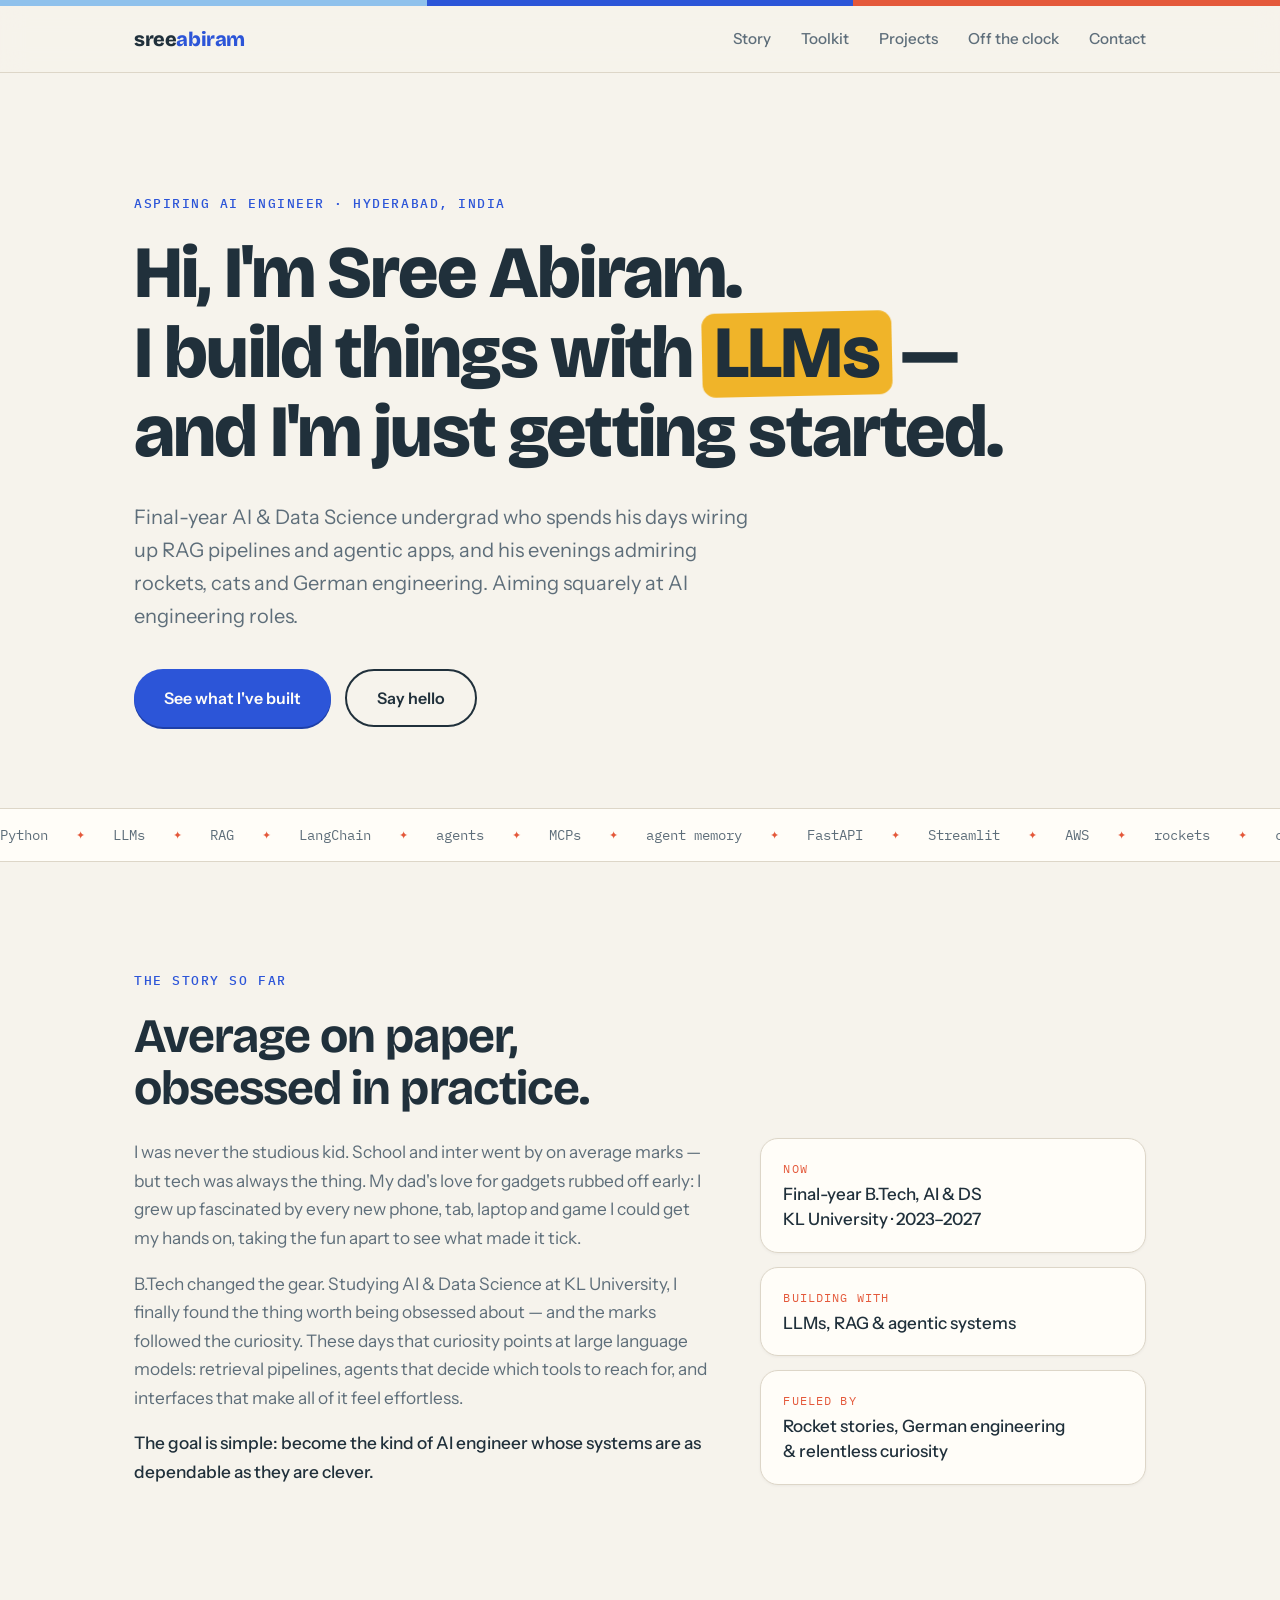
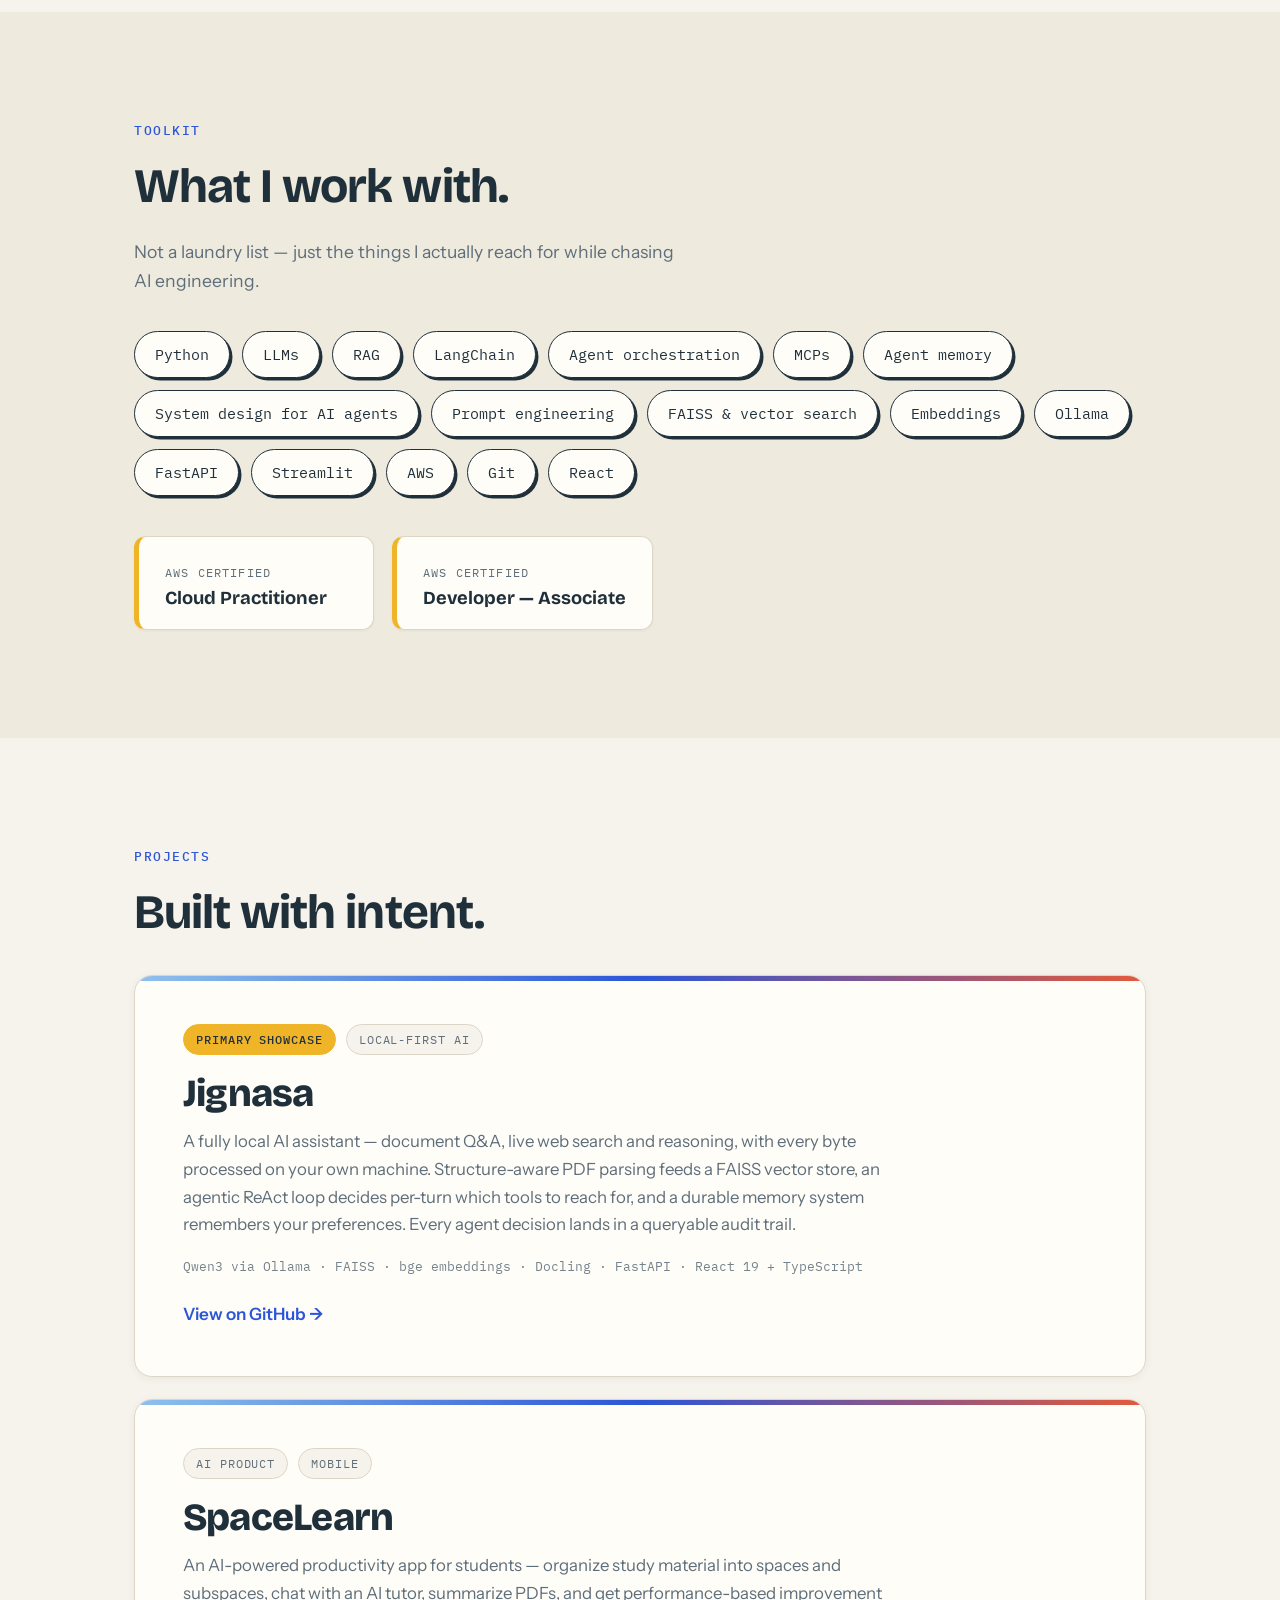
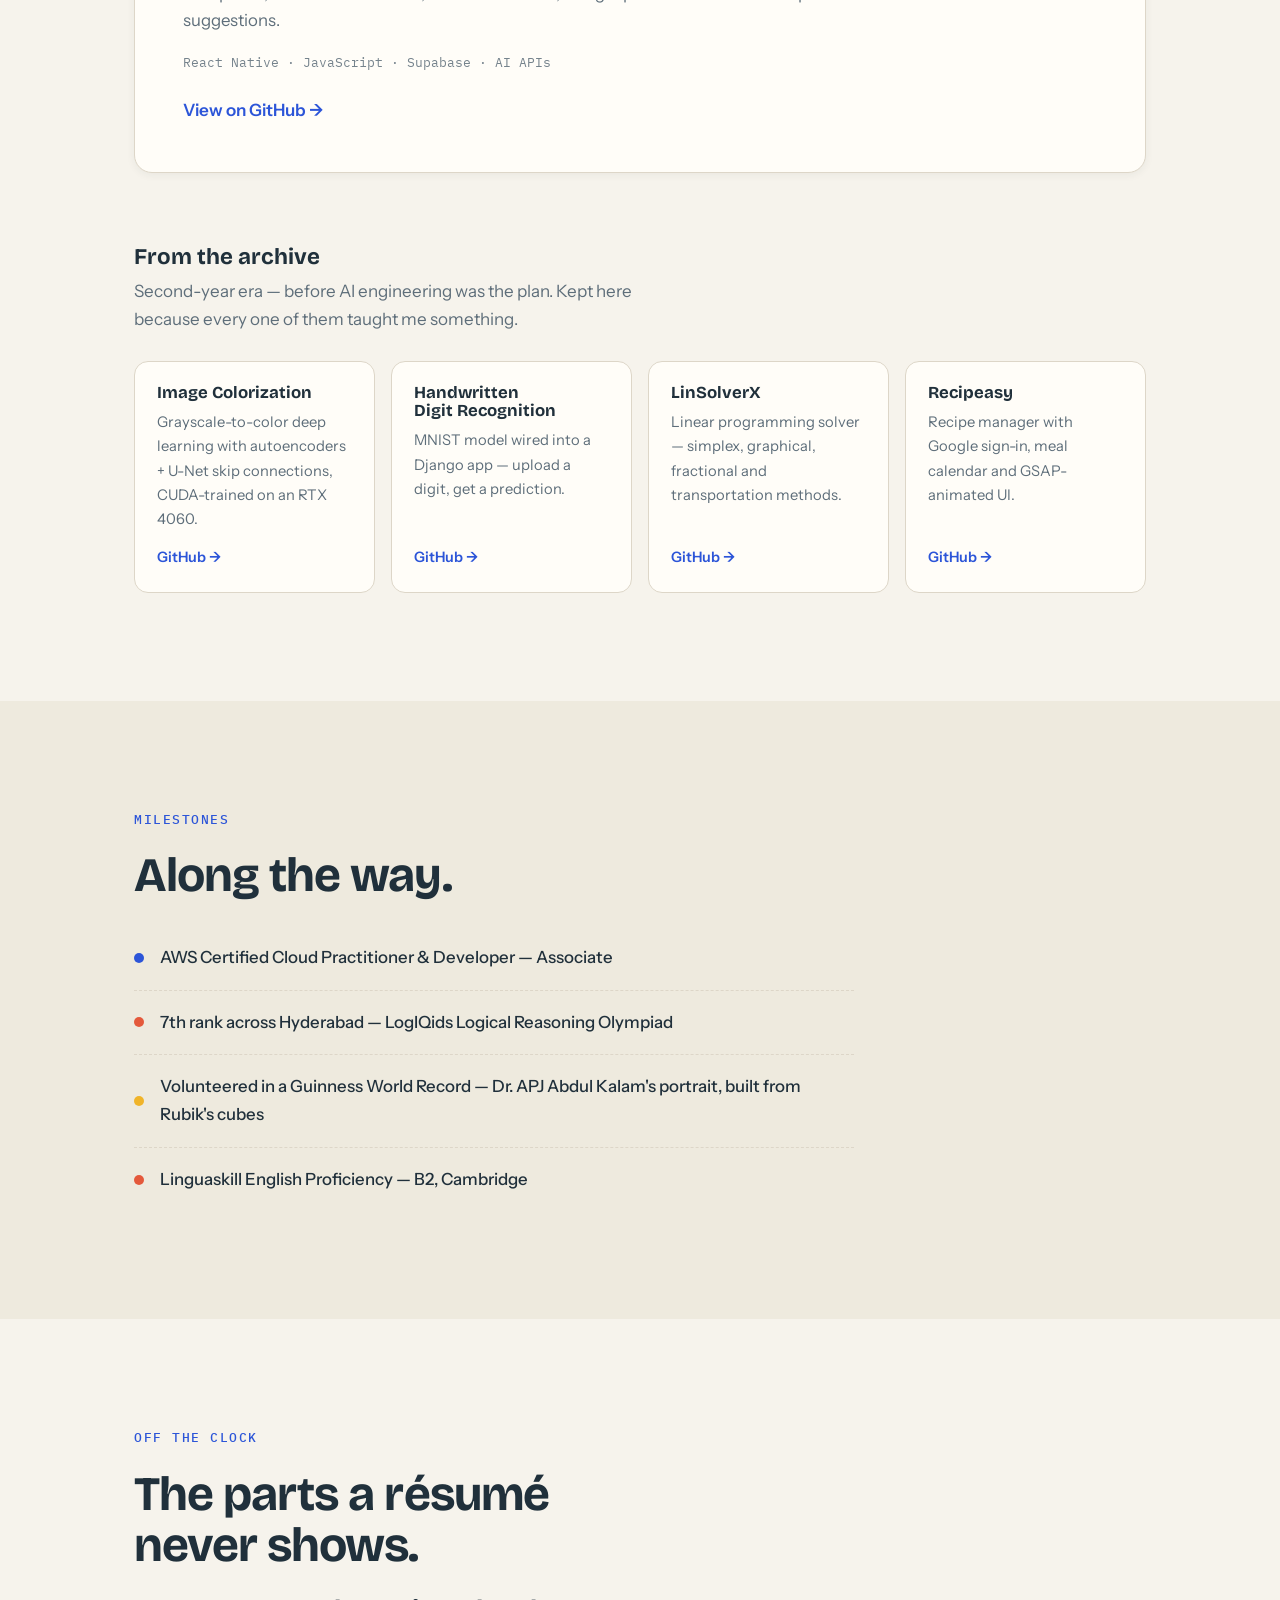
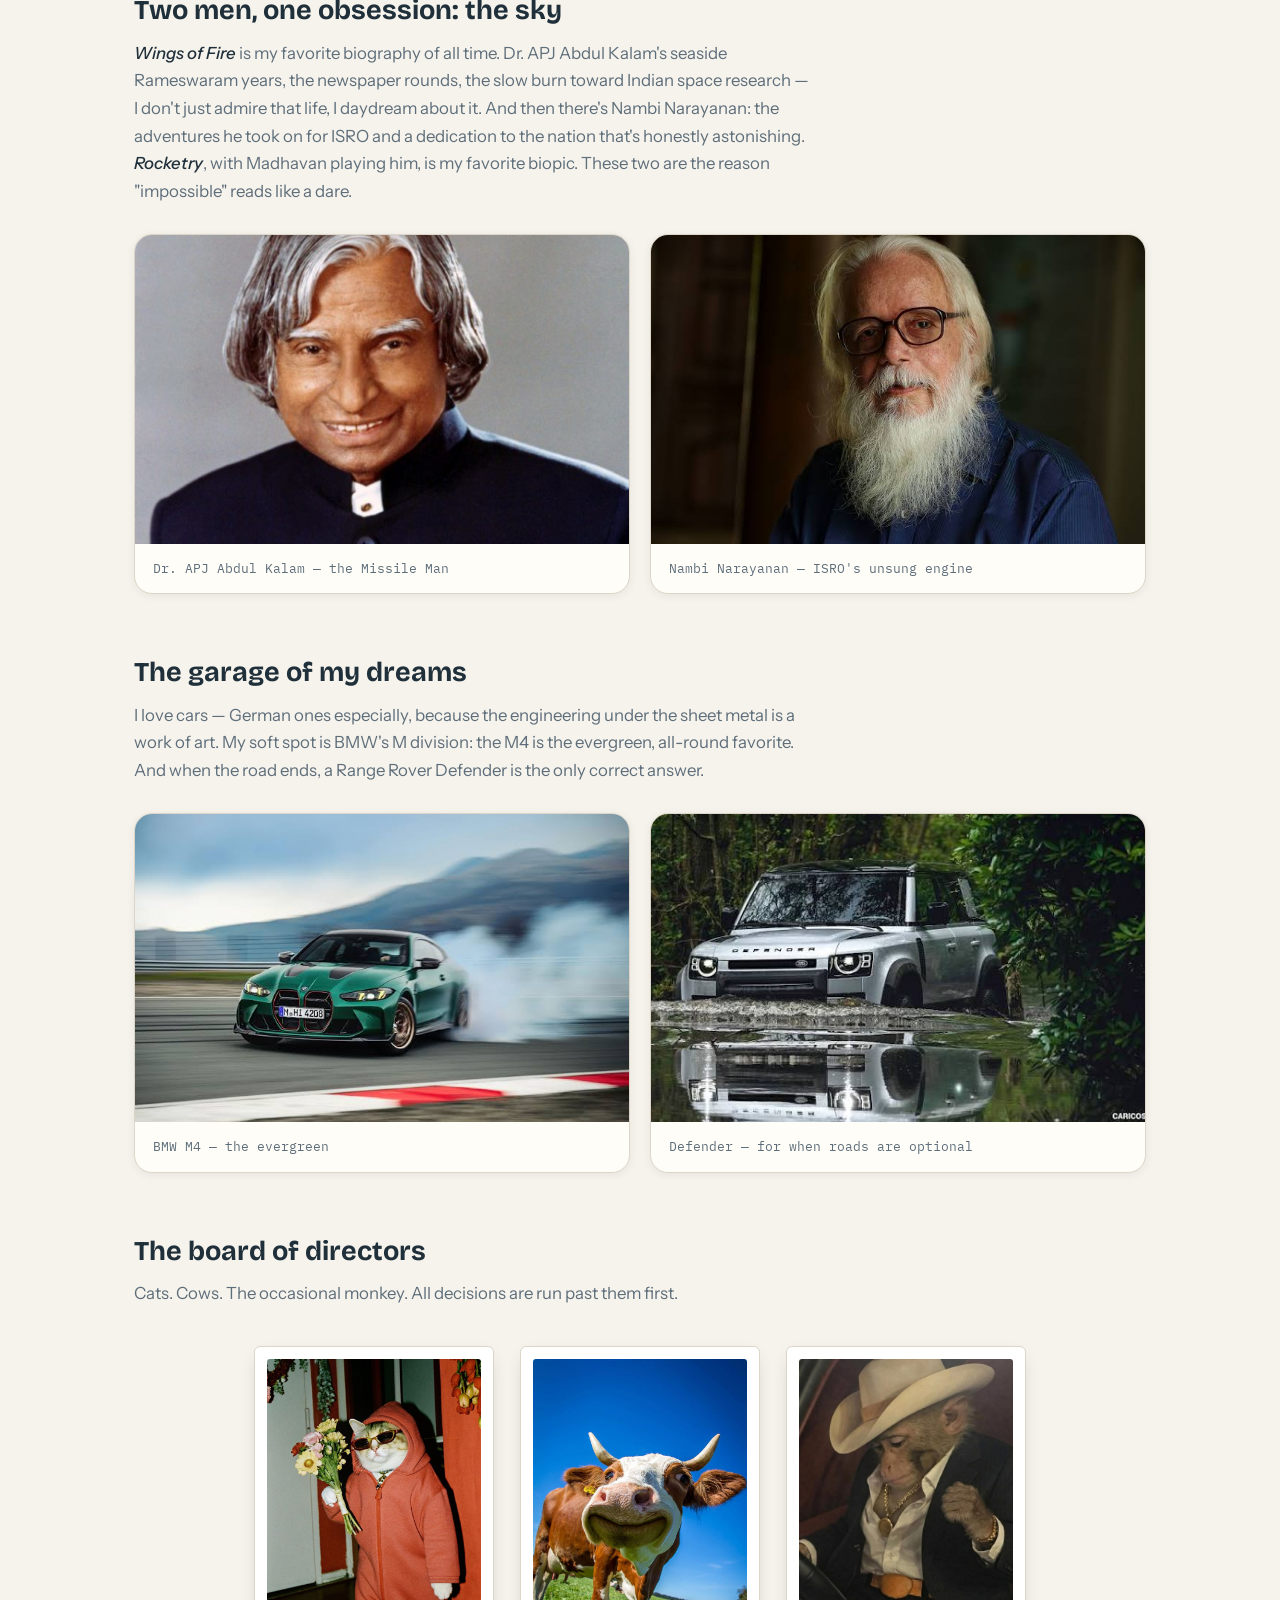
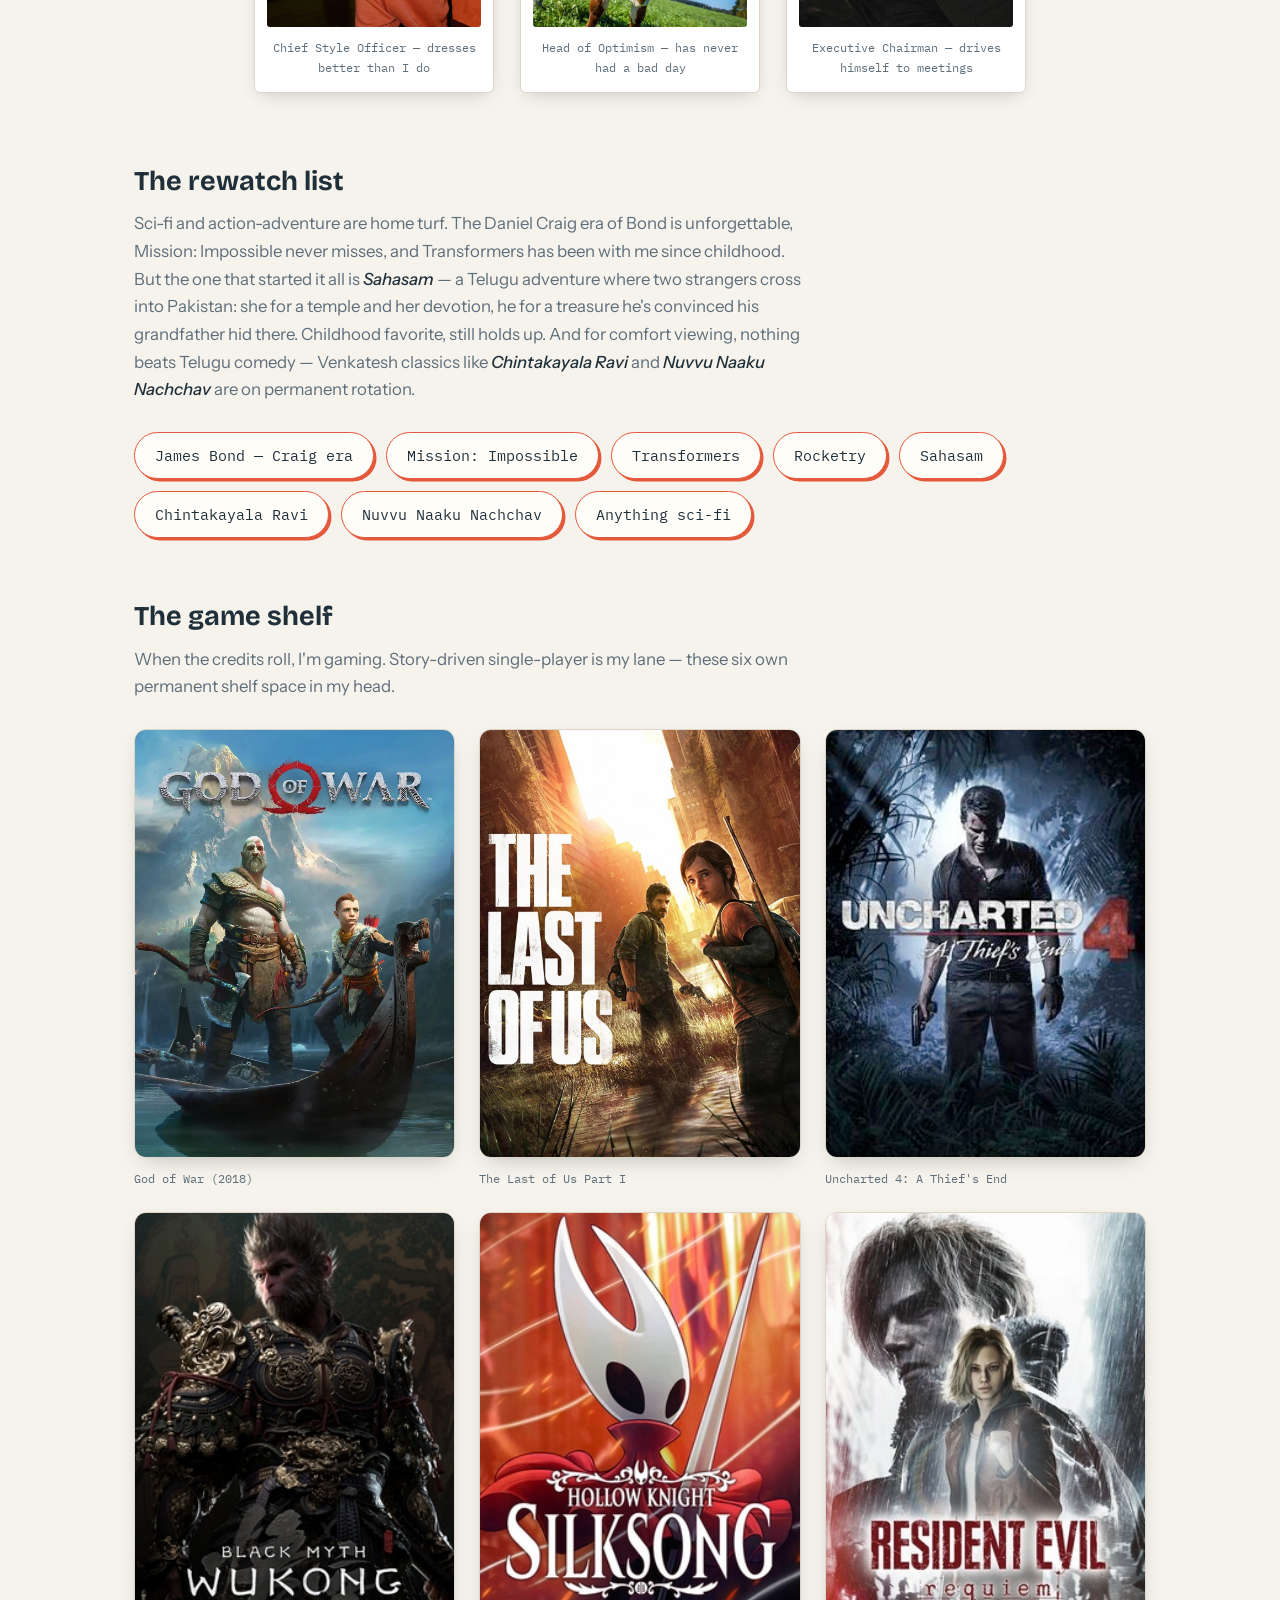
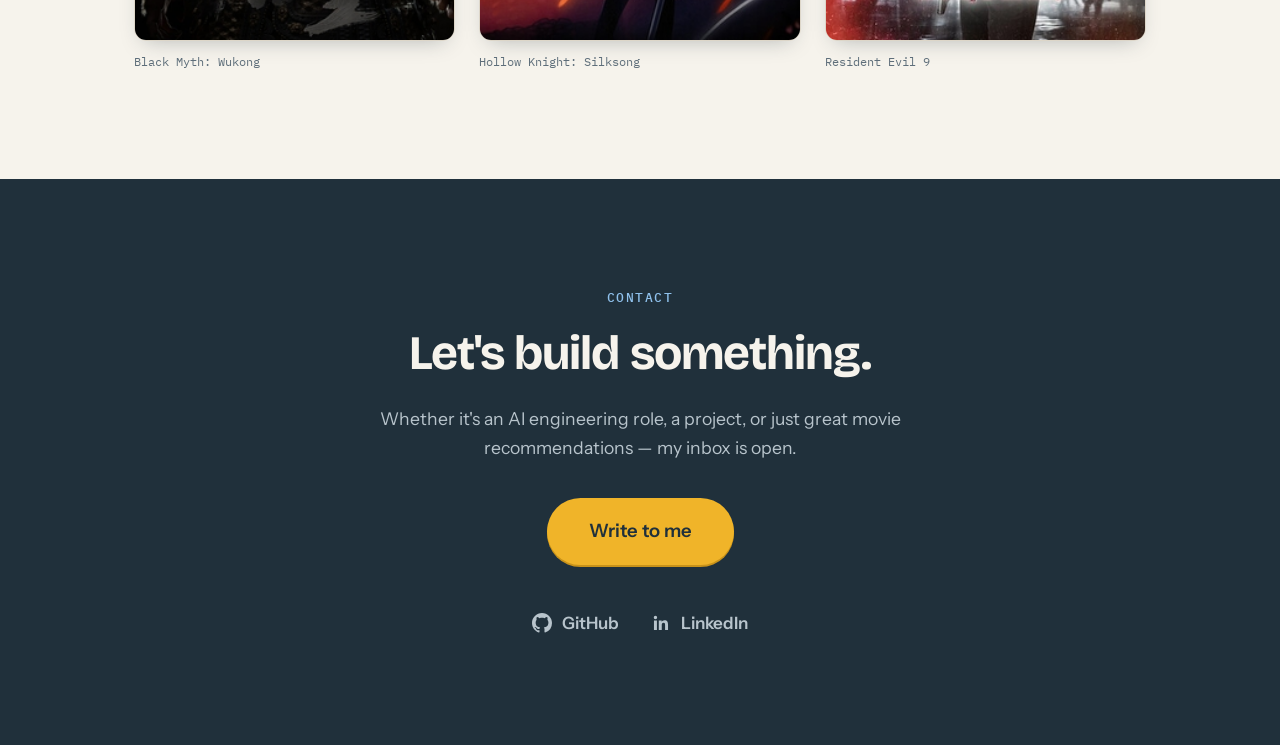
<file: index.html>
<!DOCTYPE html>
<html lang="en">
<head>
<meta charset="UTF-8">
<meta name="viewport" content="width=device-width, initial-scale=1.0">
<title>Sree Abiram — Aspiring AI Engineer</title>
<meta name="description" content="Sree Abiram — aspiring AI engineer building LLM and RAG systems. Final-year AI &amp; Data Science undergrad, Hyderabad.">
<link rel="icon" type="image/svg+xml" href="assets/favicon.svg">
<link rel="preconnect" href="https://fonts.googleapis.com">
<link rel="preconnect" href="https://fonts.gstatic.com" crossorigin>
<link href="https://fonts.googleapis.com/css2?family=Bricolage+Grotesque:opsz,wght@12..96,400;12..96,600;12..96,700;12..96,800&family=Instrument+Sans:ital,wght@0,400;0,500;0,600;1,400&family=IBM+Plex+Mono:wght@400;500&display=swap" rel="stylesheet">
<link rel="stylesheet" href="assets/css/style.css">
</head>
<body>

<div class="stripe-top" aria-hidden="true"><span></span><span></span><span></span></div>

<header class="navbar">
  <div class="container navbar-inner">
    <a href="#top" class="logo">sree<span>abiram</span></a>
    <nav class="nav-links" id="navLinks">
      <a href="#story">Story</a>
      <a href="#toolkit">Toolkit</a>
      <a href="#projects">Projects</a>
      <a href="#offline">Off the clock</a>
      <a href="#contact">Contact</a>
    </nav>
    <button class="nav-toggle" id="navToggle" aria-label="Toggle navigation" aria-expanded="false">
      <span></span><span></span>
    </button>
  </div>
</header>

<main id="top">

  <!-- ============ HERO ============ -->
  <section class="hero">
    <div class="container">
      <p class="eyebrow hero-load" style="--i:0">Aspiring AI Engineer · Hyderabad, India</p>
      <h1 class="hero-title">
        <span class="hero-line hero-load" style="--i:1">Hi, I'm Sree Abiram.</span>
        <span class="hero-line hero-load" style="--i:2">I build things with
          <span class="marker">LLMs</span> —</span>
        <span class="hero-line hero-load" style="--i:3">and I'm just getting started.</span>
      </h1>
      <p class="hero-sub hero-load" style="--i:4">
        Final-year AI &amp; Data Science undergrad who spends his days wiring up
        RAG pipelines and agentic apps, and his evenings admiring rockets, cats
        and German engineering. Aiming squarely at AI engineering roles.
      </p>
      <div class="hero-actions hero-load" style="--i:5">
        <a href="#projects" class="btn btn-solid">See what I've built</a>
        <a href="#contact" class="btn btn-line">Say hello</a>
      </div>
    </div>
    <div class="marquee hero-load" style="--i:6" aria-hidden="true">
      <div class="marquee-track" id="marqueeTrack">
        <div class="marquee-group">
          <span>Python</span><i>✦</i><span>LLMs</span><i>✦</i><span>RAG</span><i>✦</i><span>LangChain</span><i>✦</i><span>agents</span><i>✦</i><span>MCPs</span><i>✦</i><span>agent memory</span><i>✦</i><span>FastAPI</span><i>✦</i><span>Streamlit</span><i>✦</i><span>AWS</span><i>✦</i><span>rockets</span><i>✦</i><span>cars</span><i>✦</i><span>games</span><i>✦</i><span>movies</span><i>✦</i>
        </div>
      </div>
    </div>
  </section>

  <!-- ============ STORY ============ -->
  <section id="story" class="section">
    <div class="container">
      <p class="eyebrow reveal">The story so far</p>
      <h2 class="section-title reveal">Average on paper,<br>obsessed in practice.</h2>
      <div class="story-grid">
        <div class="story-text reveal">
          <p>
            I was never the studious kid. School and inter went by on average marks —
            but tech was always the thing. My dad's love for gadgets rubbed off early:
            I grew up fascinated by every new phone, tab, laptop and game I could get
            my hands on, taking the fun apart to see what made it tick.
          </p>
          <p>
            B.Tech changed the gear. Studying AI &amp; Data Science at KL University,
            I finally found the thing worth being obsessed about — and the marks
            followed the curiosity. These days that curiosity points at large language
            models: retrieval pipelines, agents that decide which tools to reach for,
            and interfaces that make all of it feel effortless.
          </p>
          <p>
            The goal is simple: become the kind of AI engineer whose systems are
            as dependable as they are clever.
          </p>
        </div>
        <div class="story-facts reveal">
          <div class="fact">
            <span class="fact-k">Now</span>
            <span class="fact-v">Final-year B.Tech, AI &amp; DS<br>KL University · 2023–2027</span>
          </div>
          <div class="fact">
            <span class="fact-k">Building with</span>
            <span class="fact-v">LLMs, RAG &amp; agentic systems</span>
          </div>
          <div class="fact">
            <span class="fact-k">Fueled by</span>
            <span class="fact-v">Rocket stories, German engineering<br>&amp; relentless curiosity</span>
          </div>
        </div>
      </div>
    </div>
  </section>

  <!-- ============ TOOLKIT ============ -->
  <section id="toolkit" class="section section-tint">
    <div class="container">
      <p class="eyebrow reveal">Toolkit</p>
      <h2 class="section-title reveal">What I work with.</h2>
      <p class="section-lede reveal">
        Not a laundry list — just the things I actually reach for while
        chasing AI engineering.
      </p>
      <div class="chip-row reveal">
        <span class="chip">Python</span>
        <span class="chip">LLMs</span>
        <span class="chip">RAG</span>
        <span class="chip">LangChain</span>
        <span class="chip">Agent orchestration</span>
        <span class="chip">MCPs</span>
        <span class="chip">Agent memory</span>
        <span class="chip">System design for AI agents</span>
        <span class="chip">Prompt engineering</span>
        <span class="chip">FAISS &amp; vector search</span>
        <span class="chip">Embeddings</span>
        <span class="chip">Ollama</span>
        <span class="chip">FastAPI</span>
        <span class="chip">Streamlit</span>
        <span class="chip">AWS</span>
        <span class="chip">Git</span>
        <span class="chip">React</span>
      </div>
      <div class="cert-row reveal">
        <div class="cert-card">
          <span class="cert-badge">AWS Certified</span>
          <h3>Cloud Practitioner</h3>
        </div>
        <div class="cert-card">
          <span class="cert-badge">AWS Certified</span>
          <h3>Developer — Associate</h3>
        </div>
      </div>
    </div>
  </section>

  <!-- ============ PROJECTS ============ -->
  <section id="projects" class="section">
    <div class="container">
      <p class="eyebrow reveal">Projects</p>
      <h2 class="section-title reveal">Built with intent.</h2>

      <article class="feature-card reveal">
        <div class="feature-tags">
          <span class="tag tag-hot">Primary showcase</span>
          <span class="tag">Local-first AI</span>
        </div>
        <h3 class="feature-title">Jignasa</h3>
        <p class="feature-desc">
          A fully local AI assistant — document Q&amp;A, live web search and
          reasoning, with every byte processed on your own machine. Structure-aware
          PDF parsing feeds a FAISS vector store, an agentic ReAct loop decides
          per-turn which tools to reach for, and a durable memory system remembers
          your preferences. Every agent decision lands in a queryable audit trail.
        </p>
        <p class="feature-stack">Qwen3 via Ollama · FAISS · bge embeddings · Docling · FastAPI · React 19 + TypeScript</p>
        <a class="project-link" href="https://github.com/Abiram116/Jignasa" target="_blank" rel="noopener noreferrer">View on GitHub →</a>
      </article>

      <article class="feature-card feature-card-second reveal">
        <div class="feature-tags">
          <span class="tag">AI product</span>
          <span class="tag">Mobile</span>
        </div>
        <h3 class="feature-title">SpaceLearn</h3>
        <p class="feature-desc">
          An AI-powered productivity app for students — organize study material into
          spaces and subspaces, chat with an AI tutor, summarize PDFs, and get
          performance-based improvement suggestions.
        </p>
        <p class="feature-stack">React Native · JavaScript · Supabase · AI APIs</p>
        <a class="project-link" href="https://github.com/Abiram116/SpaceLearn" target="_blank" rel="noopener noreferrer">View on GitHub →</a>
      </article>

      <div class="archive-head reveal">
        <h3>From the archive</h3>
        <p>Second-year era — before AI engineering was the plan. Kept here because every one of them taught me something.</p>
      </div>

      <div class="archive-grid">
        <article class="archive-card reveal">
          <h4>Image Colorization</h4>
          <p>Grayscale-to-color deep learning with autoencoders + U-Net skip connections, CUDA-trained on an RTX 4060.</p>
          <a href="https://github.com/nandhithr6/Image-Colorization" target="_blank" rel="noopener noreferrer">GitHub →</a>
        </article>
        <article class="archive-card reveal">
          <h4>Handwritten Digit Recognition</h4>
          <p>MNIST model wired into a Django app — upload a digit, get a prediction.</p>
          <a href="https://github.com/Abiram116/mlproject2" target="_blank" rel="noopener noreferrer">GitHub →</a>
        </article>
        <article class="archive-card reveal">
          <h4>LinSolverX</h4>
          <p>Linear programming solver — simplex, graphical, fractional and transportation methods.</p>
          <a href="https://github.com/Abiram116/MathCourse" target="_blank" rel="noopener noreferrer">GitHub →</a>
        </article>
        <article class="archive-card reveal">
          <h4>Recipeasy</h4>
          <p>Recipe manager with Google sign-in, meal calendar and GSAP-animated UI.</p>
          <a href="https://github.com/Abiram116/Recipeasy" target="_blank" rel="noopener noreferrer">GitHub →</a>
        </article>
      </div>
    </div>
  </section>

  <!-- ============ MILESTONES ============ -->
  <section class="section section-tint">
    <div class="container">
      <p class="eyebrow reveal">Milestones</p>
      <h2 class="section-title reveal">Along the way.</h2>
      <ul class="milestones">
        <li class="reveal"><span class="mile-mark"></span>AWS Certified Cloud Practitioner &amp; Developer — Associate</li>
        <li class="reveal"><span class="mile-mark"></span>7th rank across Hyderabad — LogIQids Logical Reasoning Olympiad</li>
        <li class="reveal"><span class="mile-mark"></span>Volunteered in a Guinness World Record — Dr. APJ Abdul Kalam's portrait, built from Rubik's cubes</li>
        <li class="reveal"><span class="mile-mark"></span>Linguaskill English Proficiency — B2, Cambridge</li>
      </ul>
    </div>
  </section>

  <!-- ============ OFF THE CLOCK ============ -->
  <section id="offline" class="section">
    <div class="container">
      <p class="eyebrow reveal">Off the clock</p>
      <h2 class="section-title reveal">The parts a résumé<br>never shows.</h2>

      <!-- Heroes -->
      <div class="offline-block">
        <h3 class="offline-h reveal">Two men, one obsession: the sky</h3>
        <p class="offline-p reveal">
          <em>Wings of Fire</em> is my favorite biography of all time. Dr. APJ Abdul Kalam's
          seaside Rameswaram years, the newspaper rounds, the slow burn toward Indian space
          research — I don't just admire that life, I daydream about it. And then there's
          Nambi Narayanan: the adventures he took on for ISRO and a dedication to the nation
          that's honestly astonishing. <em>Rocketry</em>, with Madhavan playing him,
          is my favorite biopic. These two are the reason "impossible" reads like a dare.
        </p>
        <div class="hero-cards">
          <figure class="photo-card reveal">
            <img src="assets/photos/kalam.jpg" alt="Dr. APJ Abdul Kalam" loading="lazy">
            <figcaption>Dr. APJ Abdul Kalam — the Missile Man</figcaption>
          </figure>
          <figure class="photo-card reveal">
            <img src="assets/photos/nambi.jpg" alt="Nambi Narayanan" loading="lazy">
            <figcaption>Nambi Narayanan — ISRO's unsung engine</figcaption>
          </figure>
        </div>
      </div>

      <!-- Garage -->
      <div class="offline-block">
        <h3 class="offline-h reveal">The garage of my dreams</h3>
        <p class="offline-p reveal">
          I love cars — German ones especially, because the engineering under the sheet
          metal is a work of art. My soft spot is BMW's M division: the M4 is the
          evergreen, all-round favorite. And when the road ends, a Range Rover Defender
          is the only correct answer.
        </p>
        <div class="hero-cards">
          <figure class="photo-card reveal">
            <img src="assets/photos/bmw-m4.jpg" alt="BMW M4" loading="lazy">
            <figcaption>BMW M4 — the evergreen</figcaption>
          </figure>
          <figure class="photo-card reveal">
            <img src="assets/photos/defender.jpg" alt="Land Rover Defender" loading="lazy">
            <figcaption>Defender — for when roads are optional</figcaption>
          </figure>
        </div>
      </div>

      <!-- The crew -->
      <div class="offline-block">
        <h3 class="offline-h reveal">The board of directors</h3>
        <p class="offline-p reveal">
          Cats. Cows. The occasional monkey. All decisions are run past them first.
        </p>
        <div class="crew-row">
          <figure class="snap reveal" style="--tilt:-3deg">
            <img src="assets/photos/cat.jpg" alt="A cat in an orange hoodie and sunglasses, holding flowers" loading="lazy">
            <figcaption>Chief Style Officer — dresses better than I do</figcaption>
          </figure>
          <figure class="snap reveal" style="--tilt:2deg">
            <img src="assets/photos/cow.jpg" alt="A cow grinning at the camera" loading="lazy">
            <figcaption>Head of Optimism — has never had a bad day</figcaption>
          </figure>
          <figure class="snap reveal" style="--tilt:-2deg">
            <img src="assets/photos/monkey.jpg" alt="A monkey in a cowboy hat and suit, behind the wheel" loading="lazy">
            <figcaption>Executive Chairman — drives himself to meetings</figcaption>
          </figure>
        </div>
      </div>

      <!-- Watchlist -->
      <div class="offline-block">
        <h3 class="offline-h reveal">The rewatch list</h3>
        <p class="offline-p reveal">
          Sci-fi and action-adventure are home turf. The Daniel Craig era of Bond is
          unforgettable, Mission: Impossible never misses, and Transformers has been
          with me since childhood. But the one that started it all is
          <em>Sahasam</em> — a Telugu adventure where two strangers cross into
          Pakistan: she for a temple and her devotion, he for a treasure he's
          convinced his grandfather hid there. Childhood favorite, still holds up.
          And for comfort viewing, nothing beats Telugu comedy — Venkatesh classics
          like <em>Chintakayala Ravi</em> and <em>Nuvvu Naaku Nachchav</em> are on
          permanent rotation.
        </p>
        <div class="chip-row reveal">
          <span class="chip chip-fun">James Bond — Craig era</span>
          <span class="chip chip-fun">Mission: Impossible</span>
          <span class="chip chip-fun">Transformers</span>
          <span class="chip chip-fun">Rocketry</span>
          <span class="chip chip-fun">Sahasam</span>
          <span class="chip chip-fun">Chintakayala Ravi</span>
          <span class="chip chip-fun">Nuvvu Naaku Nachchav</span>
          <span class="chip chip-fun">Anything sci-fi</span>
        </div>
      </div>

      <!-- Game shelf -->
      <div class="offline-block">
        <h3 class="offline-h reveal">The game shelf</h3>
        <p class="offline-p reveal">
          When the credits roll, I'm gaming. Story-driven single-player is my lane —
          these six own permanent shelf space in my head.
        </p>
        <div class="shelf">
          <figure class="shelf-item reveal">
            <img src="assets/photos/games/god-of-war.jpg" alt="God of War (2018) cover art" loading="lazy">
            <figcaption>God of War (2018)</figcaption>
          </figure>
          <figure class="shelf-item reveal">
            <img src="assets/photos/games/the-last-of-us.jpg" alt="The Last of Us Part I cover art" loading="lazy">
            <figcaption>The Last of Us Part I</figcaption>
          </figure>
          <figure class="shelf-item reveal">
            <img src="assets/photos/games/uncharted.jpg" alt="Uncharted 4: A Thief's End cover art" loading="lazy">
            <figcaption>Uncharted 4: A Thief's End</figcaption>
          </figure>
          <figure class="shelf-item reveal">
            <img src="assets/photos/games/wukong.jpg" alt="Black Myth: Wukong key art" loading="lazy">
            <figcaption>Black Myth: Wukong</figcaption>
          </figure>
          <figure class="shelf-item reveal">
            <img src="assets/photos/games/silksong.jpg" alt="Hollow Knight: Silksong key art" loading="lazy">
            <figcaption>Hollow Knight: Silksong</figcaption>
          </figure>
          <figure class="shelf-item reveal">
            <img src="assets/photos/games/re9.jpg" alt="Resident Evil 9 cover art" loading="lazy">
            <figcaption>Resident Evil 9</figcaption>
          </figure>
        </div>
      </div>
    </div>
  </section>

  <!-- ============ CONTACT ============ -->
  <section id="contact" class="section section-contact">
    <div class="container contact-inner">
      <p class="eyebrow reveal">Contact</p>
      <h2 class="section-title reveal">Let's build something.</h2>
      <p class="section-lede reveal">
        Whether it's an AI engineering role, a project, or just great movie
        recommendations — my inbox is open.
      </p>
      <a href="mailto:sreeabirammandava@gmail.com" id="mailBtn" class="btn btn-solid btn-big reveal">Write to me</a>
      <div class="social-row reveal">
        <a href="https://github.com/Abiram116" target="_blank" rel="noopener noreferrer" class="social-link">
          <svg viewBox="0 0 16 16" width="20" height="20" fill="currentColor" aria-hidden="true"><path d="M8 0C3.58 0 0 3.58 0 8c0 3.54 2.29 6.53 5.47 7.59.4.07.55-.17.55-.38 0-.19-.01-.82-.01-1.49-2.01.37-2.53-.49-2.69-.94-.09-.23-.48-.94-.82-1.13-.28-.15-.68-.52-.01-.53.63-.01 1.08.58 1.23.82.72 1.21 1.87.87 2.33.66.07-.52.28-.87.51-1.07-1.78-.2-3.64-.89-3.64-3.95 0-.87.31-1.59.82-2.15-.08-.2-.36-1.02.08-2.12 0 0 .67-.21 2.2.82.64-.18 1.32-.27 2-.27s1.36.09 2 .27c1.53-1.04 2.2-.82 2.2-.82.44 1.1.16 1.92.08 2.12.51.56.82 1.27.82 2.15 0 3.07-1.87 3.75-3.65 3.95.29.25.54.73.54 1.48 0 1.07-.01 1.93-.01 2.2 0 .21.15.46.55.38A8.01 8.01 0 0 0 16 8c0-4.42-3.58-8-8-8Z"/></svg>
          GitHub
        </a>
        <a href="https://www.linkedin.com/in/sree-abiram-mandava-86b5a528b/" target="_blank" rel="noopener noreferrer" class="social-link">
          <svg viewBox="0 0 24 24" width="20" height="20" fill="currentColor" aria-hidden="true"><path d="M20.45 20.45h-3.55v-5.57c0-1.33-.03-3.04-1.85-3.04-1.85 0-2.14 1.45-2.14 2.94v5.67H9.35V9h3.41v1.56h.05c.47-.9 1.63-1.85 3.36-1.85 3.6 0 4.27 2.37 4.27 5.46v6.28ZM5.34 7.43a2.06 2.06 0 1 1 0-4.12 2.06 2.06 0 0 1 0 4.12ZM7.12 20.45H3.55V9h3.57v11.45Z"/></svg>
          LinkedIn
        </a>
      </div>
    </div>
  </section>

</main>

<script src="assets/js/script.js"></script>
</body>
</html>
</file>
<file: assets/css/style.css>
/* ============================================================
   Sree Abiram — portfolio
   Palette: bone paper / deep-sea ink / cobalt, with a
   sky–cobalt–coral tri-stripe motif and sun-yellow marker.
   Type: Bricolage Grotesque (display) · Instrument Sans (body)
         · IBM Plex Mono (labels)
   ============================================================ */

:root {
  --paper: #f6f3ec;
  --paper-tint: #eeeade;
  --card: #fffdf8;
  --ink: #20303b;
  --muted: #5e6e7a;
  --line: #ddd6c8;
  --cobalt: #2c55d8;
  --cobalt-deep: #1e3fa8;
  --sky: #8fc1ec;
  --coral: #e4593b;
  --sun: #f0b429;
  --radius: 18px;
  --font-display: "Bricolage Grotesque", "Instrument Sans", sans-serif;
  --font-body: "Instrument Sans", sans-serif;
  --font-mono: "IBM Plex Mono", monospace;
}

* { box-sizing: border-box; }

html { scroll-behavior: smooth; }

body {
  margin: 0;
  background: var(--paper);
  color: var(--ink);
  font-family: var(--font-body);
  font-size: 1.0625rem;
  line-height: 1.65;
  -webkit-font-smoothing: antialiased;
}

h1, h2, h3, h4 {
  font-family: var(--font-display);
  line-height: 1.08;
  margin: 0;
  text-wrap: balance;
}

p { margin: 0 0 1em; }
a { color: inherit; text-decoration: none; }
img { max-width: 100%; display: block; }

.container {
  max-width: 1060px;
  margin: 0 auto;
  padding: 0 24px;
}

:focus-visible {
  outline: 3px solid var(--cobalt);
  outline-offset: 3px;
  border-radius: 4px;
}

::selection {
  background: var(--sun);
  color: var(--ink);
}

/* the hero "LLMs" word already sits on a yellow marker, so give it a
   contrasting selection colour instead of yellow-on-yellow */
.marker::selection { background: var(--cobalt); color: #fffdf8; }
.marker::-moz-selection { background: var(--cobalt); color: #fffdf8; }

/* ---------- Tri-stripe motif ---------- */
.stripe-top {
  position: fixed;
  top: 0; left: 0; right: 0;
  height: 6px;
  display: flex;
  z-index: 200;
}
.stripe-top span { flex: 1; }
.stripe-top span:nth-child(1) { background: var(--sky); }
.stripe-top span:nth-child(2) { background: var(--cobalt); }
.stripe-top span:nth-child(3) { background: var(--coral); }

/* ---------- Navbar ---------- */
.navbar {
  position: sticky;
  top: 6px;
  z-index: 100;
  background: color-mix(in srgb, var(--paper) 85%, transparent);
  backdrop-filter: blur(12px);
  border-bottom: 1px solid var(--line);
}

.navbar-inner {
  display: flex;
  align-items: center;
  justify-content: space-between;
  height: 66px;
}

.logo {
  font-family: var(--font-display);
  font-weight: 800;
  font-size: 1.25rem;
  letter-spacing: -0.02em;
}
.logo span { color: var(--cobalt); }

.nav-links { display: flex; gap: 30px; }

.nav-links a {
  font-size: 0.95rem;
  font-weight: 500;
  color: var(--muted);
  position: relative;
  transition: color 0.2s ease;
}

.nav-links a::after {
  content: "";
  position: absolute;
  left: 0; right: 100%;
  bottom: -4px;
  height: 3px;
  background: linear-gradient(90deg, var(--sky), var(--cobalt), var(--coral));
  border-radius: 2px;
  transition: right 0.25s ease;
}

.nav-links a:hover { color: var(--ink); }
.nav-links a:hover::after { right: 0; }

.nav-toggle {
  display: none;
  flex-direction: column;
  justify-content: center;
  gap: 6px;
  width: 36px; height: 36px;
  background: none;
  border: none;
  cursor: pointer;
  padding: 6px;
}
.nav-toggle span {
  display: block;
  height: 2.5px;
  background: var(--ink);
  border-radius: 2px;
  transition: transform 0.25s ease;
}
.nav-toggle[aria-expanded="true"] span:first-child { transform: translateY(4.25px) rotate(45deg); }
.nav-toggle[aria-expanded="true"] span:last-child { transform: translateY(-4.25px) rotate(-45deg); }

/* ---------- Hero ---------- */
.hero {
  padding: clamp(80px, 14vh, 150px) 0 0;
  overflow: hidden;
}

.eyebrow {
  font-family: var(--font-mono);
  font-size: 0.8rem;
  font-weight: 500;
  letter-spacing: 0.12em;
  text-transform: uppercase;
  color: var(--cobalt);
  margin-bottom: 20px;
}

.hero-title {
  font-size: clamp(2.3rem, 6.4vw, 4.6rem);
  font-weight: 800;
  letter-spacing: -0.025em;
  margin-bottom: 28px;
}

.hero-line { display: block; }

.marker {
  position: relative;
  white-space: nowrap;
  padding: 0 0.12em;
}
.marker::before {
  content: "";
  position: absolute;
  inset: 0.08em -0.05em -0.02em;
  background: var(--sun);
  z-index: -1;
  border-radius: 0.18em;
  transform: rotate(-1.2deg) scaleX(0);
  transform-origin: left center;
  animation: marker-sweep 0.5s ease 1.1s forwards;
}

@keyframes marker-sweep {
  to { transform: rotate(-1.2deg) scaleX(1); }
}

.hero-sub {
  font-size: clamp(1.05rem, 2vw, 1.25rem);
  color: var(--muted);
  max-width: 620px;
  margin-bottom: 36px;
}

.hero-actions { display: flex; gap: 14px; flex-wrap: wrap; }

/* hero load-in stagger */
.hero-load {
  opacity: 0;
  transform: translateY(22px);
  animation: rise 0.65s cubic-bezier(0.22, 1, 0.36, 1) forwards;
  animation-delay: calc(var(--i) * 0.11s);
}

@keyframes rise {
  to { opacity: 1; transform: translateY(0); }
}

/* ---------- Marquee ---------- */
.marquee {
  margin-top: clamp(56px, 9vh, 96px);
  border-top: 1px solid var(--line);
  border-bottom: 1px solid var(--line);
  padding: 14px 0;
  overflow: hidden;
  background: var(--card);
}

.marquee-track {
  display: flex;
  width: max-content;
  animation: scroll-x 36s linear infinite;
}

.marquee-group {
  display: flex;
  align-items: center;
  gap: 28px;
  padding-right: 28px;
  flex: none;
  font-family: var(--font-mono);
  font-size: 0.9rem;
  color: var(--muted);
  white-space: nowrap;
}

.marquee-group i {
  font-style: normal;
  color: var(--coral);
  font-size: 0.7rem;
}

/* script.js clones .marquee-group until the track spans 2× the
   viewport, so a -50% shift always loops with no gap */
@keyframes scroll-x {
  to { transform: translateX(-50%); }
}

/* ---------- Buttons ---------- */
.btn {
  display: inline-flex;
  align-items: center;
  gap: 8px;
  padding: 14px 30px;
  border-radius: 999px;
  font-weight: 600;
  font-size: 1rem;
  transition: transform 0.2s ease, box-shadow 0.2s ease, background 0.2s ease;
}

.btn-solid {
  background: var(--cobalt);
  color: #fffdf8;
  box-shadow: 0 2px 0 var(--cobalt-deep);
}
.btn-solid:hover {
  background: var(--cobalt-deep);
  transform: translateY(-2px);
  box-shadow: 0 6px 18px -6px var(--cobalt);
}

.btn-line {
  border: 2px solid var(--ink);
  color: var(--ink);
}
.btn-line:hover {
  background: var(--ink);
  color: var(--paper);
  transform: translateY(-2px);
}

.btn-big { font-size: 1.15rem; padding: 18px 42px; }

/* ---------- Sections ---------- */
.section { padding: clamp(80px, 12vh, 130px) 0; }

.section-tint { background: var(--paper-tint); }

.section-title {
  font-size: clamp(1.9rem, 4.4vw, 3rem);
  font-weight: 700;
  letter-spacing: -0.02em;
  margin-bottom: 24px;
}

.section-lede {
  color: var(--muted);
  font-size: 1.1rem;
  max-width: 540px;
  margin-bottom: 36px;
}

/* ---------- Story ---------- */
.story-grid {
  display: grid;
  grid-template-columns: 1.5fr 1fr;
  gap: 48px;
  align-items: start;
  margin-top: 16px;
}

.story-text p { color: var(--muted); font-size: 1.08rem; }
.story-text p:last-child { color: var(--ink); font-weight: 500; }

.story-facts {
  display: flex;
  flex-direction: column;
  gap: 14px;
}

.fact {
  background: var(--card);
  border: 1px solid var(--line);
  border-radius: var(--radius);
  padding: 20px 22px;
  display: flex;
  flex-direction: column;
  gap: 4px;
  box-shadow: 0 1px 3px rgba(32, 48, 59, 0.05);
}

.fact-k {
  font-family: var(--font-mono);
  font-size: 0.72rem;
  text-transform: uppercase;
  letter-spacing: 0.1em;
  color: var(--coral);
}

.fact-v { font-weight: 500; line-height: 1.45; }

/* ---------- Chips ---------- */
.chip-row { display: flex; flex-wrap: wrap; gap: 12px; }

.chip {
  font-family: var(--font-mono);
  font-size: 0.95rem;
  background: var(--card);
  border: 1.5px solid var(--ink);
  border-radius: 999px;
  padding: 10px 20px;
  box-shadow: 2.5px 2.5px 0 var(--ink);
  transition: transform 0.15s ease, box-shadow 0.15s ease;
}

.chip:hover {
  transform: translate(-2px, -2px);
  box-shadow: 4.5px 4.5px 0 var(--cobalt);
}

.chip-fun { border-color: var(--coral); box-shadow: 2.5px 2.5px 0 var(--coral); }
.chip-fun:hover { box-shadow: 4.5px 4.5px 0 var(--coral); }

/* ---------- Certifications ---------- */
.cert-row {
  display: flex;
  gap: 18px;
  flex-wrap: wrap;
  margin-top: 40px;
}

.cert-card {
  background: var(--card);
  border: 1px solid var(--line);
  border-left: 5px solid var(--sun);
  border-radius: 12px;
  padding: 20px 26px;
  min-width: 240px;
  box-shadow: 0 1px 3px rgba(32, 48, 59, 0.05);
}

.cert-badge {
  font-family: var(--font-mono);
  font-size: 0.72rem;
  text-transform: uppercase;
  letter-spacing: 0.1em;
  color: var(--muted);
}

.cert-card h3 { font-size: 1.15rem; margin-top: 4px; }

/* ---------- Projects ---------- */
.feature-card {
  background: var(--card);
  border: 1px solid var(--line);
  border-radius: var(--radius);
  padding: clamp(28px, 5vw, 48px);
  margin-top: 36px;
  position: relative;
  overflow: hidden;
  box-shadow: 0 2px 8px rgba(32, 48, 59, 0.06);
  transition: transform 0.25s ease, box-shadow 0.25s ease;
}

.feature-card::before {
  content: "";
  position: absolute;
  top: 0; left: 0; right: 0;
  height: 5px;
  background: linear-gradient(90deg, var(--sky), var(--cobalt), var(--coral));
}

.feature-card:hover {
  transform: translateY(-4px);
  box-shadow: 0 14px 34px -14px rgba(32, 48, 59, 0.28);
}

.feature-card-second { margin-top: 22px; }

.feature-tags { display: flex; gap: 10px; flex-wrap: wrap; margin-bottom: 18px; }

.tag {
  font-family: var(--font-mono);
  font-size: 0.72rem;
  text-transform: uppercase;
  letter-spacing: 0.08em;
  border: 1px solid var(--line);
  border-radius: 999px;
  padding: 5px 12px;
  color: var(--muted);
  background: var(--paper);
}

.tag-hot {
  background: var(--sun);
  border-color: var(--sun);
  color: var(--ink);
  font-weight: 500;
}

.feature-title {
  font-size: clamp(1.7rem, 3.6vw, 2.4rem);
  font-weight: 800;
  letter-spacing: -0.02em;
  margin-bottom: 14px;
}

.feature-desc {
  color: var(--muted);
  font-size: 1.05rem;
  max-width: 700px;
}

.feature-stack {
  font-family: var(--font-mono);
  font-size: 0.82rem;
  color: var(--muted);
  opacity: 0.85;
  margin-bottom: 22px;
}

.project-link {
  font-weight: 600;
  color: var(--cobalt);
  border-bottom: 2px solid transparent;
  transition: border-color 0.2s ease;
}
.project-link:hover { border-color: var(--cobalt); }

.archive-head { margin-top: 72px; margin-bottom: 28px; }
.archive-head h3 { font-size: 1.4rem; margin-bottom: 8px; }
.archive-head p { color: var(--muted); max-width: 560px; margin: 0; }

.archive-grid {
  display: grid;
  grid-template-columns: repeat(auto-fit, minmax(230px, 1fr));
  gap: 16px;
}

.archive-card {
  background: var(--card);
  border: 1px solid var(--line);
  border-radius: 14px;
  padding: 22px;
  display: flex;
  flex-direction: column;
  transition: transform 0.2s ease, border-color 0.2s ease;
}

.archive-card:hover {
  transform: translateY(-3px);
  border-color: var(--sky);
}

.archive-card h4 { font-size: 1.05rem; margin-bottom: 8px; }
.archive-card p { color: var(--muted); font-size: 0.92rem; flex: 1; }
.archive-card a { font-weight: 600; font-size: 0.9rem; color: var(--cobalt); }
.archive-card a:hover { text-decoration: underline; }

/* ---------- Milestones ---------- */
.milestones {
  list-style: none;
  margin: 12px 0 0;
  padding: 0;
  max-width: 720px;
}

.milestones li {
  display: flex;
  align-items: baseline;
  gap: 16px;
  padding: 18px 0;
  border-bottom: 1px dashed var(--line);
  font-size: 1.05rem;
  font-weight: 500;
}

.milestones li:last-child { border-bottom: none; }

.mile-mark {
  flex-shrink: 0;
  width: 10px; height: 10px;
  border-radius: 50%;
  background: var(--cobalt);
  align-self: center;
}

.milestones li:nth-child(2n) .mile-mark { background: var(--coral); }
.milestones li:nth-child(3n) .mile-mark { background: var(--sun); }

/* ---------- Off the clock ---------- */
.offline-block { margin-top: 64px; }
.offline-block:first-of-type { margin-top: 24px; }

.offline-h {
  font-size: clamp(1.3rem, 2.6vw, 1.7rem);
  font-weight: 700;
  margin-bottom: 14px;
}

.offline-p {
  color: var(--muted);
  max-width: 680px;
  font-size: 1.05rem;
  margin-bottom: 28px;
}

.offline-p em { color: var(--ink); font-weight: 500; }

.hero-cards {
  display: grid;
  grid-template-columns: repeat(auto-fit, minmax(280px, 1fr));
  gap: 20px;
}

.photo-card {
  margin: 0;
  background: var(--card);
  border: 1px solid var(--line);
  border-radius: var(--radius);
  overflow: hidden;
  box-shadow: 0 2px 8px rgba(32, 48, 59, 0.07);
  transition: transform 0.25s ease, box-shadow 0.25s ease;
}

.photo-card:hover {
  transform: translateY(-4px) rotate(-0.4deg);
  box-shadow: 0 16px 34px -14px rgba(32, 48, 59, 0.3);
}

.photo-card img {
  width: 100%;
  aspect-ratio: 16 / 10;
  object-fit: cover;
}

.photo-card figcaption {
  font-family: var(--font-mono);
  font-size: 0.82rem;
  color: var(--muted);
  padding: 14px 18px;
}

/* snapshots (animals) */
.crew-row {
  display: flex;
  gap: 26px;
  flex-wrap: wrap;
  justify-content: center;
  padding: 10px 0;
}

.snap {
  margin: 0;
  background: #fff;
  padding: 12px 12px 14px;
  border: 1px solid var(--line);
  border-radius: 6px;
  box-shadow: 0 6px 18px -8px rgba(32, 48, 59, 0.3);
  transform: rotate(var(--tilt, 0deg));
  transition: transform 0.25s ease, box-shadow 0.25s ease;
  width: min(240px, 42vw);
}

.snap:hover {
  transform: rotate(0deg) translateY(-6px) scale(1.03);
  box-shadow: 0 18px 36px -12px rgba(32, 48, 59, 0.4);
  z-index: 2;
}

.snap img {
  width: 100%;
  aspect-ratio: 4 / 5;
  object-fit: cover;
  border-radius: 3px;
}

.snap figcaption {
  font-family: var(--font-mono);
  font-size: 0.78rem;
  text-align: center;
  color: var(--muted);
  padding-top: 10px;
}

/* ---------- Game shelf ---------- */
.shelf {
  display: grid;
  grid-template-columns: repeat(3, 1fr);
  gap: 24px;
}

.shelf-item {
  margin: 0;
  display: flex;
  flex-direction: column;
  gap: 10px;
  transition: transform 0.25s ease;
}

.shelf-item:hover { transform: translateY(-6px); }

.shelf-item img {
  width: 100%;
  aspect-ratio: 3 / 4;
  object-fit: cover;
  border-radius: 12px;
  border: 1px solid var(--line);
  box-shadow: 0 8px 22px -10px rgba(32, 48, 59, 0.35);
}

.shelf-item figcaption {
  font-family: var(--font-mono);
  font-size: 0.78rem;
  color: var(--muted);
}

/* ---------- Contact ---------- */
.section-contact {
  background: var(--ink);
  color: var(--paper);
}

.section-contact .eyebrow { color: var(--sky); }
.section-contact .section-lede { color: #b8c4cc; margin-left: auto; margin-right: auto; }

.contact-inner { text-align: center; }

.section-contact .btn-solid {
  background: var(--sun);
  color: var(--ink);
  box-shadow: 0 2px 0 #c8921a;
}
.section-contact .btn-solid:hover {
  background: #ffc63d;
  box-shadow: 0 8px 24px -8px var(--sun);
}

.social-row {
  display: flex;
  justify-content: center;
  gap: 32px;
  margin-top: 44px;
}

.social-link {
  display: inline-flex;
  align-items: center;
  gap: 10px;
  font-weight: 600;
  color: #b8c4cc;
  transition: color 0.2s ease, transform 0.2s ease;
}

.social-link:hover { color: #fffdf8; transform: translateY(-2px); }
.social-link svg { flex-shrink: 0; }

/* ---------- Scroll reveal ---------- */
.reveal {
  opacity: 0;
  transform: translateY(24px);
  transition: opacity 0.7s cubic-bezier(0.22, 1, 0.36, 1),
              transform 0.7s cubic-bezier(0.22, 1, 0.36, 1);
  transition-delay: var(--d, 0s);
}

.reveal.is-visible { opacity: 1; transform: translateY(0); }

/* ---------- Reduced motion ---------- */
@media (prefers-reduced-motion: reduce) {
  html { scroll-behavior: auto; }
  .hero-load, .reveal { opacity: 1; transform: none; animation: none; transition: none; }
  .marker::before { transform: rotate(-1.2deg) scaleX(1); animation: none; }
  .marquee-track { animation: none; }
  .chip, .snap, .photo-card, .feature-card, .archive-card, .btn, .shelf-item { transition: none; }
}

/* ---------- Mobile ---------- */
@media (max-width: 760px) {
  .nav-links {
    position: fixed;
    top: 72px; left: 0; right: 0;
    background: var(--paper);
    border-bottom: 1px solid var(--line);
    flex-direction: column;
    gap: 0;
    padding: 6px 24px 12px;
    transform: translateY(-160%);
    transition: transform 0.3s ease;
    z-index: 90;
  }

  .nav-links.is-open { transform: translateY(0); }

  .nav-links a {
    padding: 15px 0;
    border-bottom: 1px solid var(--line);
    font-size: 1.05rem;
  }
  .nav-links a:last-child { border-bottom: none; }
  .nav-links a::after { display: none; }

  .nav-toggle { display: flex; }

  .story-grid { grid-template-columns: 1fr; gap: 32px; }

  .crew-row { gap: 18px; }
  .snap { width: min(200px, 44vw); }

  .section { padding: 68px 0; }

  .btn { padding: 13px 26px; }
  .btn-big { padding: 16px 34px; font-size: 1.05rem; }

  .social-row { gap: 22px; flex-wrap: wrap; }

  .shelf { grid-template-columns: repeat(2, 1fr); gap: 16px; }
}
</file>
